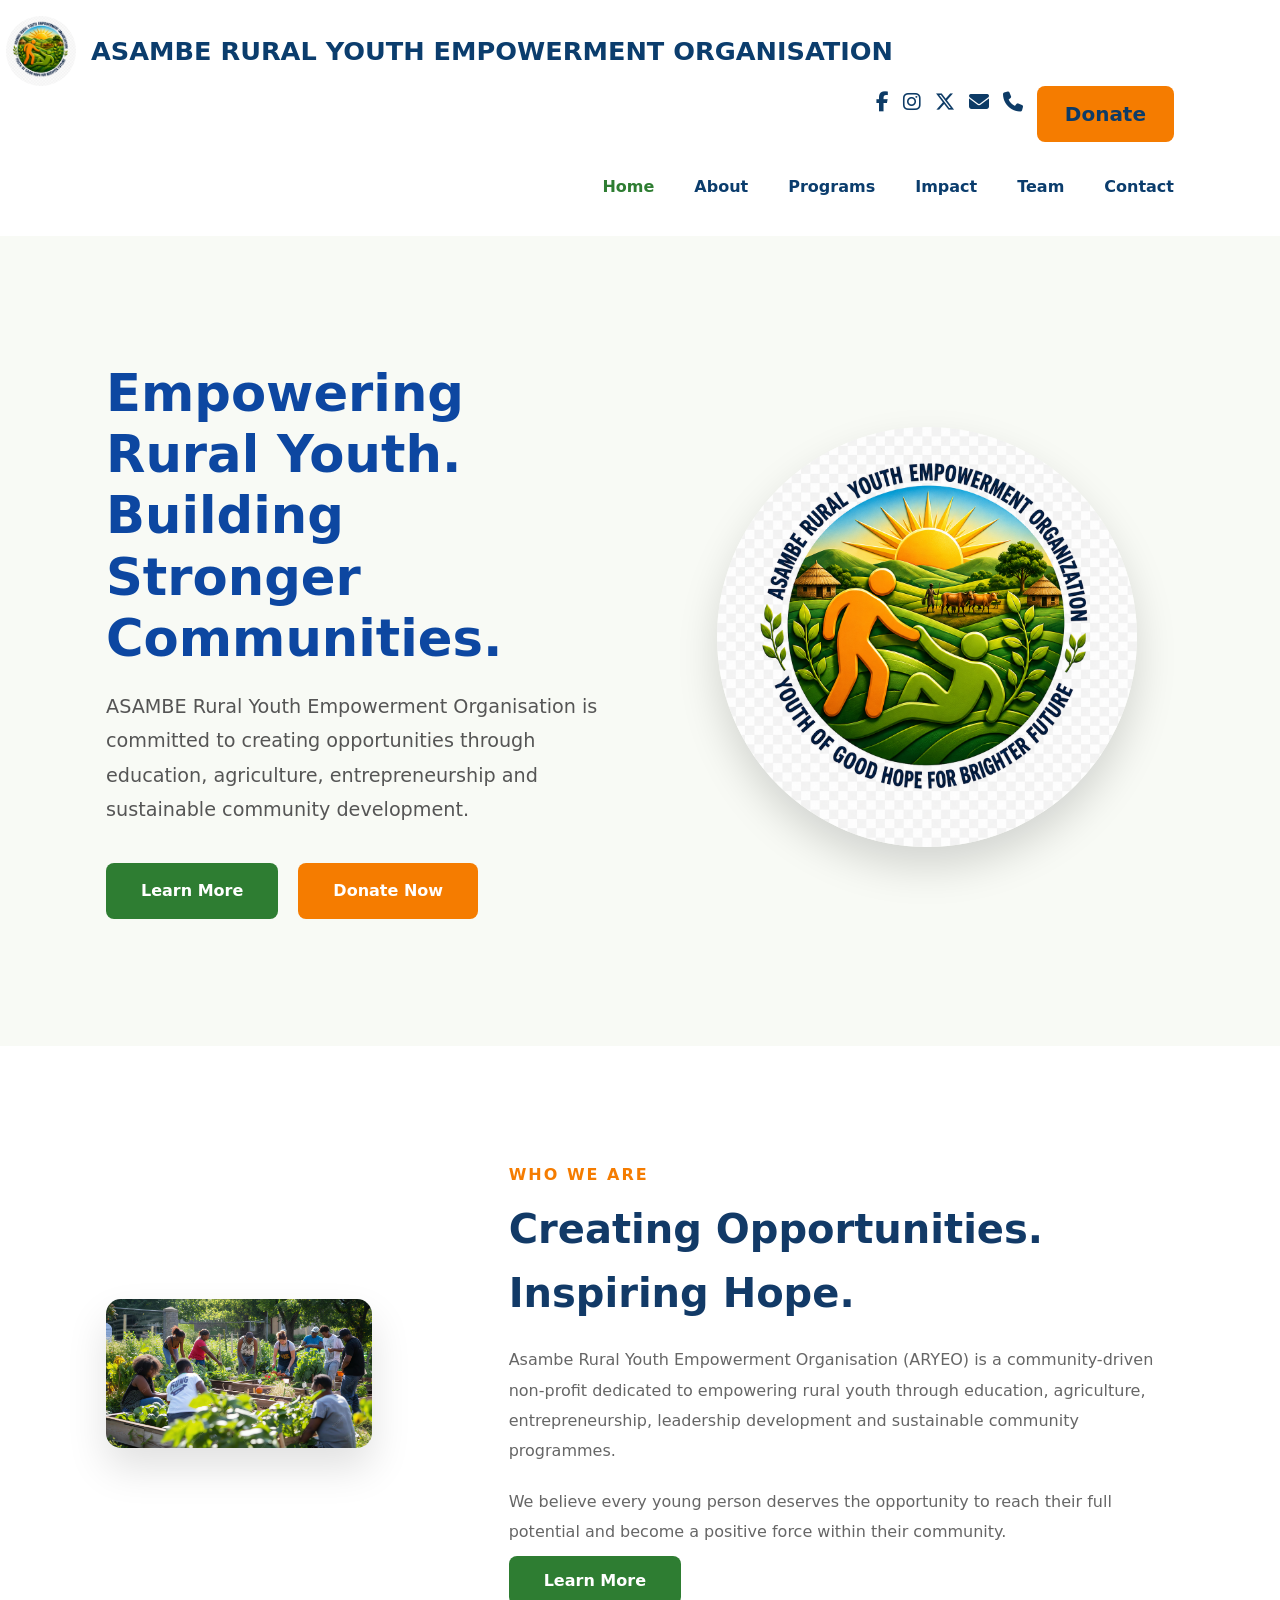
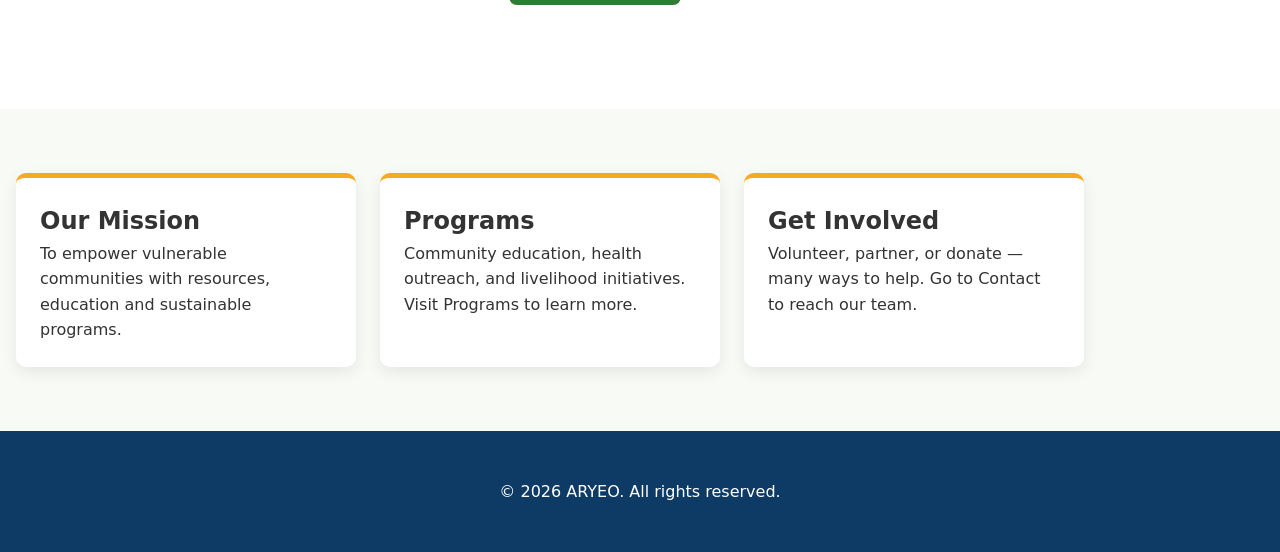
<file: index.html>
﻿<!doctype html>
<html lang="en">
<head>
  <meta charset="utf-8">
  <meta name="viewport" content="width=device-width,initial-scale=1">
  <title>ARYEO — Home</title>
  <link rel="icon" type="image/png" href="images/aryeo-logo.png">
  <meta name="description" content="Your NGO mission, programs and how to get involved.">
  <link rel="stylesheet" href="css/styles.css">
 <link rel="preconnect" href="https://fonts.googleapis.com">

<link rel="preconnect" href="https://fonts.gstatic.com" crossorigin>

<link href="https://fonts.googleapis.com/css2?family=Poppins:wght@300;400;500;600;700;800&display=swap" rel="stylesheet">
</head>
<body>
  <header class="site-header">
    <div class="container">

        <div class="hearder-left">

            <a class="brand" href="index.html">
                <img src="images/aryeo-logo.png" alt="ARYEO Logo">

                <div class="brand-text">
                    <h2>ASAMBE RURAL YOUTH EMPOWERMENT ORGANISATION</h2>
                </div>
            </a>
         <link rel="stylesheet"
href="https://cdnjs.cloudflare.com/ajax/libs/font-awesome/6.7.2/css/all.min.css">
           </a>

            <div class="header-right">

                <div class="social-icons">
                    <a href="https://facebook.com/YourPage" target="_blank">
                        <i class="fab fa-facebook-f"></i>
                    </a>

                    <a href="https://instagram.com/YourPage" target="_blank">
                        <i class="fab fa-instagram"></i>
                    </a>

                    <a href="https://x.com/YourPage" target="_blank">
                        <i class="fab fa-x-twitter"></i>
                    </a>

                    <a href="mailto:info@aryeo.org">
                        <i class="fas fa-envelope"></i>
                    </a>

                    <a href="tel:+27123456789">
                        <i class="fas fa-phone"></i>
                    </a>
            <a class="donate-btn" href="donate.html">
                Donate
            </a>
          <button class="menu-toggle" id="menu-toggle">

            <span></span>
            <span></span>
            <span></span>
        
        </button>

        </div>

 <nav class="main-nav">
    <a href="index.html">Home</a>
    <a href="about.html">About</a>
    <a href="programs.html">Programs</a>
    <a href="impact.html">Impact</a>
    <a href="team.html">Team</a>
    <a href="contact.html">Contact</a>
</nav>

    </div>
</header>

  <main>
    <section class="hero">

    <div class="container hero-content">

        <div class="hero-text">

            <h1>
                Empowering Rural Youth.<br>
                Building Stronger Communities.
            </h1>

            <p>
                ASAMBE Rural Youth Empowerment Organisation is committed to
                creating opportunities through education, agriculture,
                entrepreneurship and sustainable community development.
            </p>

            <div class="hero-buttons">

                <a href="about.html" class="primary">
                    Learn More
                </a>

                <a href="donate.html" class="secondary">
                    Donate Now
                </a>

            </div>

        </div>

        <div class="hero-image">

            <img src="images/aryeo-logo.png" alt="ARYEO Logo">

        </div>

    </div>

</section>
    <section class="about-preview">

    <div class="container about-content">

        <div class="about-image">
            <img src="images/about.jpg" alt="Community Development">
        </div>

        <div class="about-text">

            <h4>WHO WE ARE</h4>

            <h2>
                Creating Opportunities.<br>
                Inspiring Hope.
            </h2>

            <p>
                Asambe Rural Youth Empowerment Organisation (ARYEO) is a
                community-driven non-profit dedicated to empowering rural
                youth through education, agriculture, entrepreneurship,
                leadership development and sustainable community programmes.
            </p>

            <p>
                We believe every young person deserves the opportunity to
                reach their full potential and become a positive force within
                their community.
            </p>

            <a href="about.html" class="primary">
                Learn More
            </a>

        </div>

    </div>

</section>

    <section class="container cards">
      <article>
        <h2>Our Mission</h2>
        <p>To empower vulnerable communities with resources, education and sustainable programs.</p>
      </article>
      <article>
        <h2>Programs</h2>
        <p>Community education, health outreach, and livelihood initiatives. Visit Programs to learn more.</p>
      </article>
      <article>
        <h2>Get Involved</h2>
        <p>Volunteer, partner, or donate — many ways to help. Go to Contact to reach our team.</p>
      </article>
    </section>
  </main>

  <footer class="site-footer">
    <div class="container">
      <p>&copy; <span id="year"></span> ARYEO. All rights reserved.</p>
    </div>
  </footer>

  <script>document.getElementById('year').textContent = new Date().getFullYear();</script>
  <script src="js/script.js"></script>
</body>
</html>
</file>
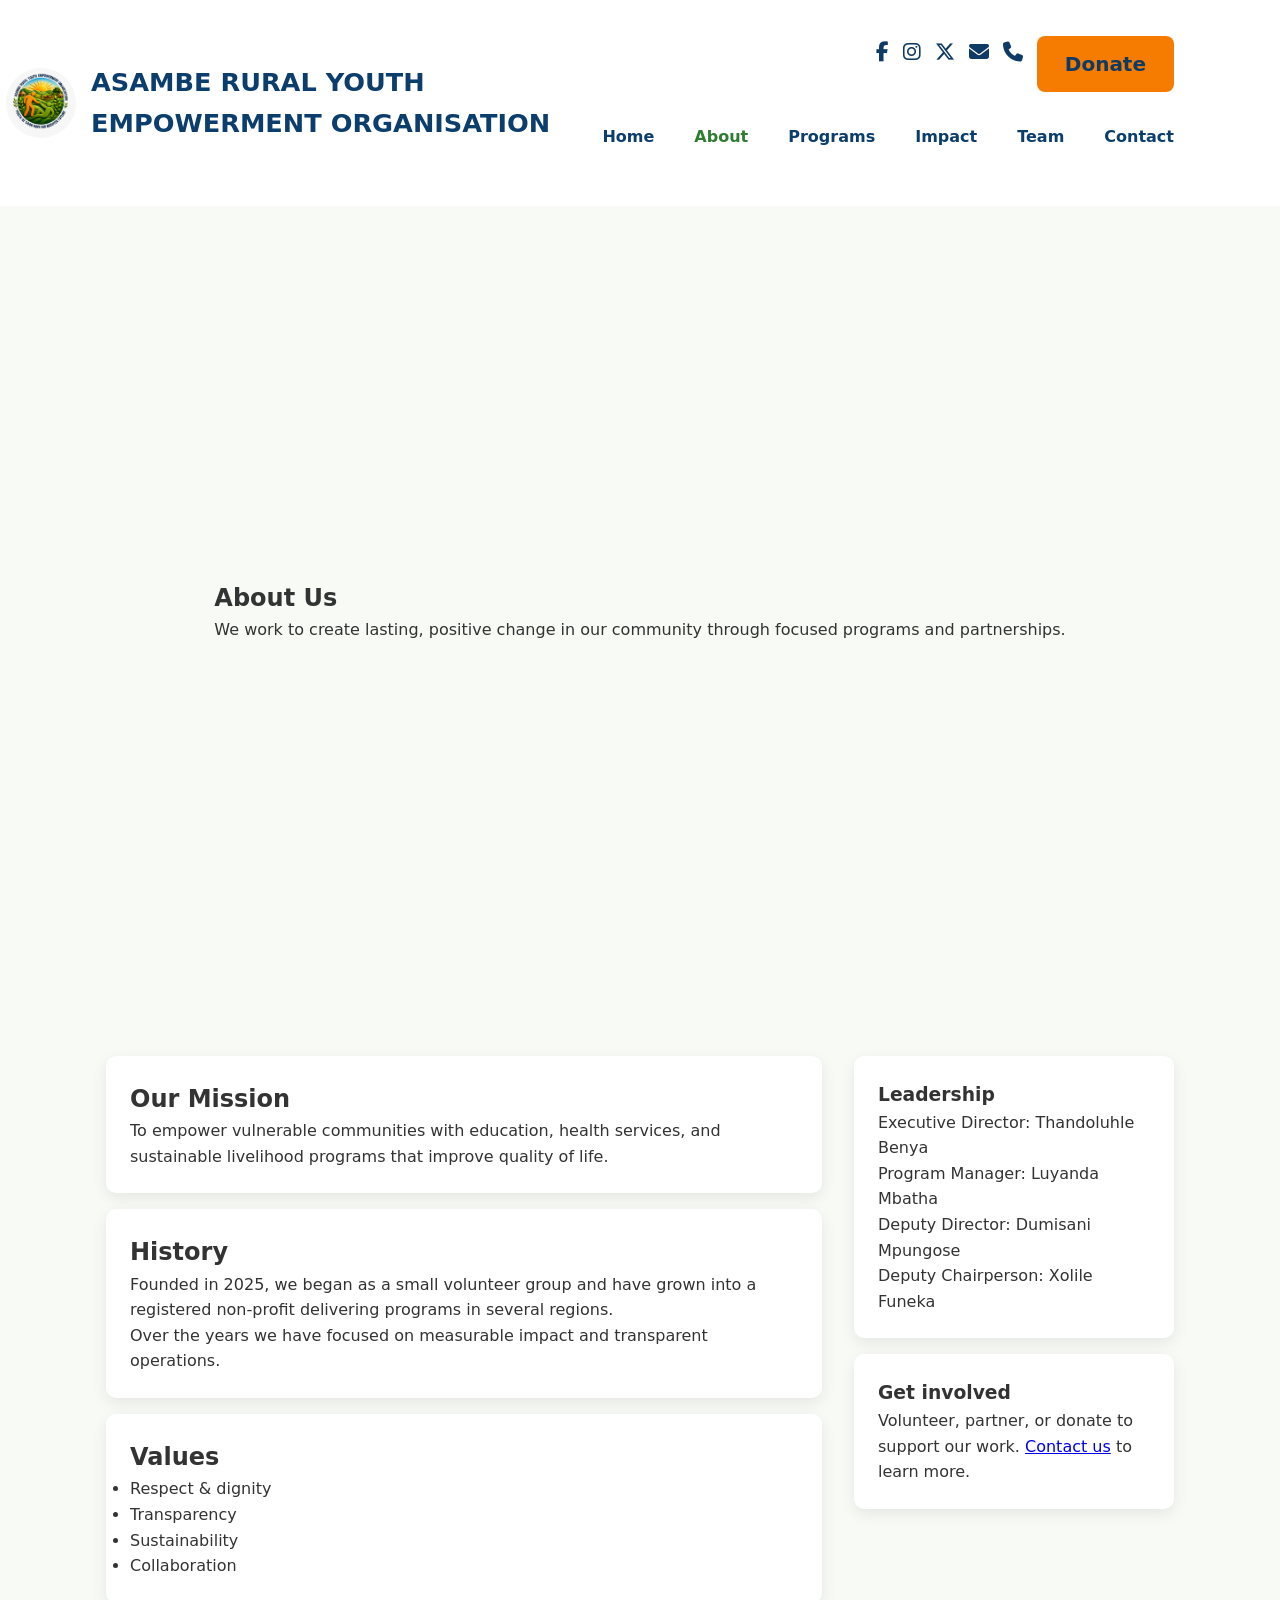
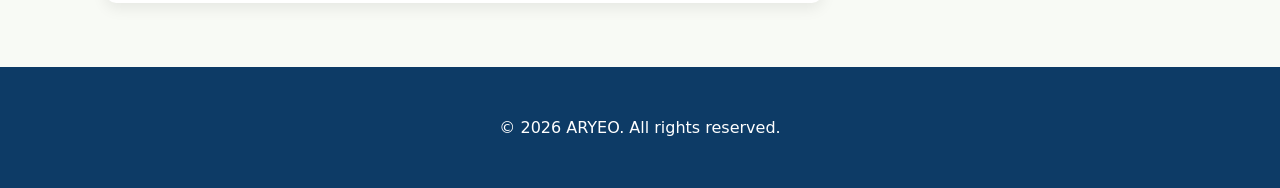
<file: about.html>
<!doctype html>
<html lang="en">
<head>
  <meta charset="utf-8">
  <meta name="viewport" content="width=device-width,initial-scale=1">
  <title>About — ARYEO</title>
  <link rel="icon" type="image/png" href="images/aryeo-logo.png">
  <meta name="description" content="About our NGO, mission, history and team.">
  <link rel="stylesheet" href="css/styles.css">

</head>
<body>
  <header class="site-header">
    <div class="container">

        <div class="top-header">

            <a class="brand" href="index.html">
                <img src="images/aryeo-logo.png" alt="ARYEO Logo">

                <div class="brand-text">
                    <h2>ASAMBE RURAL YOUTH EMPOWERMENT ORGANISATION</h2>
                </div>
            </a>
<link rel="stylesheet"
href="https://cdnjs.cloudflare.com/ajax/libs/font-awesome/6.7.2/css/all.min.css">
           </a>

            <div class="header-right">

                <div class="social-icons">
                    <a href="https://facebook.com/YourPage" target="_blank">
                        <i class="fab fa-facebook-f"></i>
                    </a>

                    <a href="https://instagram.com/YourPage" target="_blank">
                        <i class="fab fa-instagram"></i>
                    </a>

                    <a href="https://x.com/YourPage" target="_blank">
                        <i class="fab fa-x-twitter"></i>
                    </a>

                    <a href="mailto:info@aryeo.org">
                        <i class="fas fa-envelope"></i>
                    </a>

                    <a href="tel:+27123456789">
                        <i class="fas fa-phone"></i>
                    </a>
            <a class="donate-btn" href="donate.html">
                Donate
            </a>

        </div>

<nav class="main-nav">
    <a href="index.html">Home</a>
    <a href="about.html">About</a>
    <a href="programs.html">Programs</a>
    <a href="impact.html">Impact</a>
    <a href="team.html">Team</a>
    <a href="contact.html">Contact</a>
</nav>

    </div>
  </header>

  <main>
    <section class="hero">
      <div class="container">
        <h1>About Us</h1>
        <p class="lede">We work to create lasting, positive change in our community through focused programs and partnerships.</p>
      </div>
    </section>

    <section class="container two-col" style="margin-top:1.5rem">
      <div>
        <article class="card">
          <h2>Our Mission</h2>
          <p>To empower vulnerable communities with education, health services, and sustainable livelihood programs that improve quality of life.</p>
        </article>

        <article class="card" style="margin-top:1rem">
          <h2>History</h2>
          <p>Founded in 2025, we began as a small volunteer group and have grown into a registered non-profit delivering programs in several regions.</p>
          <p>Over the years we have focused on measurable impact and transparent operations.</p>
        </article>

        <article class="card" style="margin-top:1rem">
          <h2>Values</h2>
          <ul>
            <li>Respect & dignity</li>
            <li>Transparency</li>
            <li>Sustainability</li>
            <li>Collaboration</li>
          </ul>
        </article>
      </div>

      <aside>
        <div class="card">
          <h3>Leadership</h3>
          <p>Executive Director: Thandoluhle Benya</p>
          <p>Program Manager: Luyanda Mbatha</p>
          <p>Deputy Director: Dumisani Mpungose</p>
          <p>Deputy Chairperson: Xolile Funeka</p>
        </div>

        <div class="card" style="margin-top:1rem">
          <h3>Get involved</h3>
          <p>Volunteer, partner, or donate to support our work. <a href="contact.html">Contact us</a> to learn more.</p>
        </div>
      </aside>
    </section>
  </main>

  <footer class="site-footer">
    <div class="container">
      <p>&copy; <span id="year"></span> ARYEO. All rights reserved.</p>
    </div>
  </footer>

  <script>document.getElementById('year').textContent = new Date().getFullYear();</script>
  <script src="js/script.js"></script>
</body>
</html>
</file>
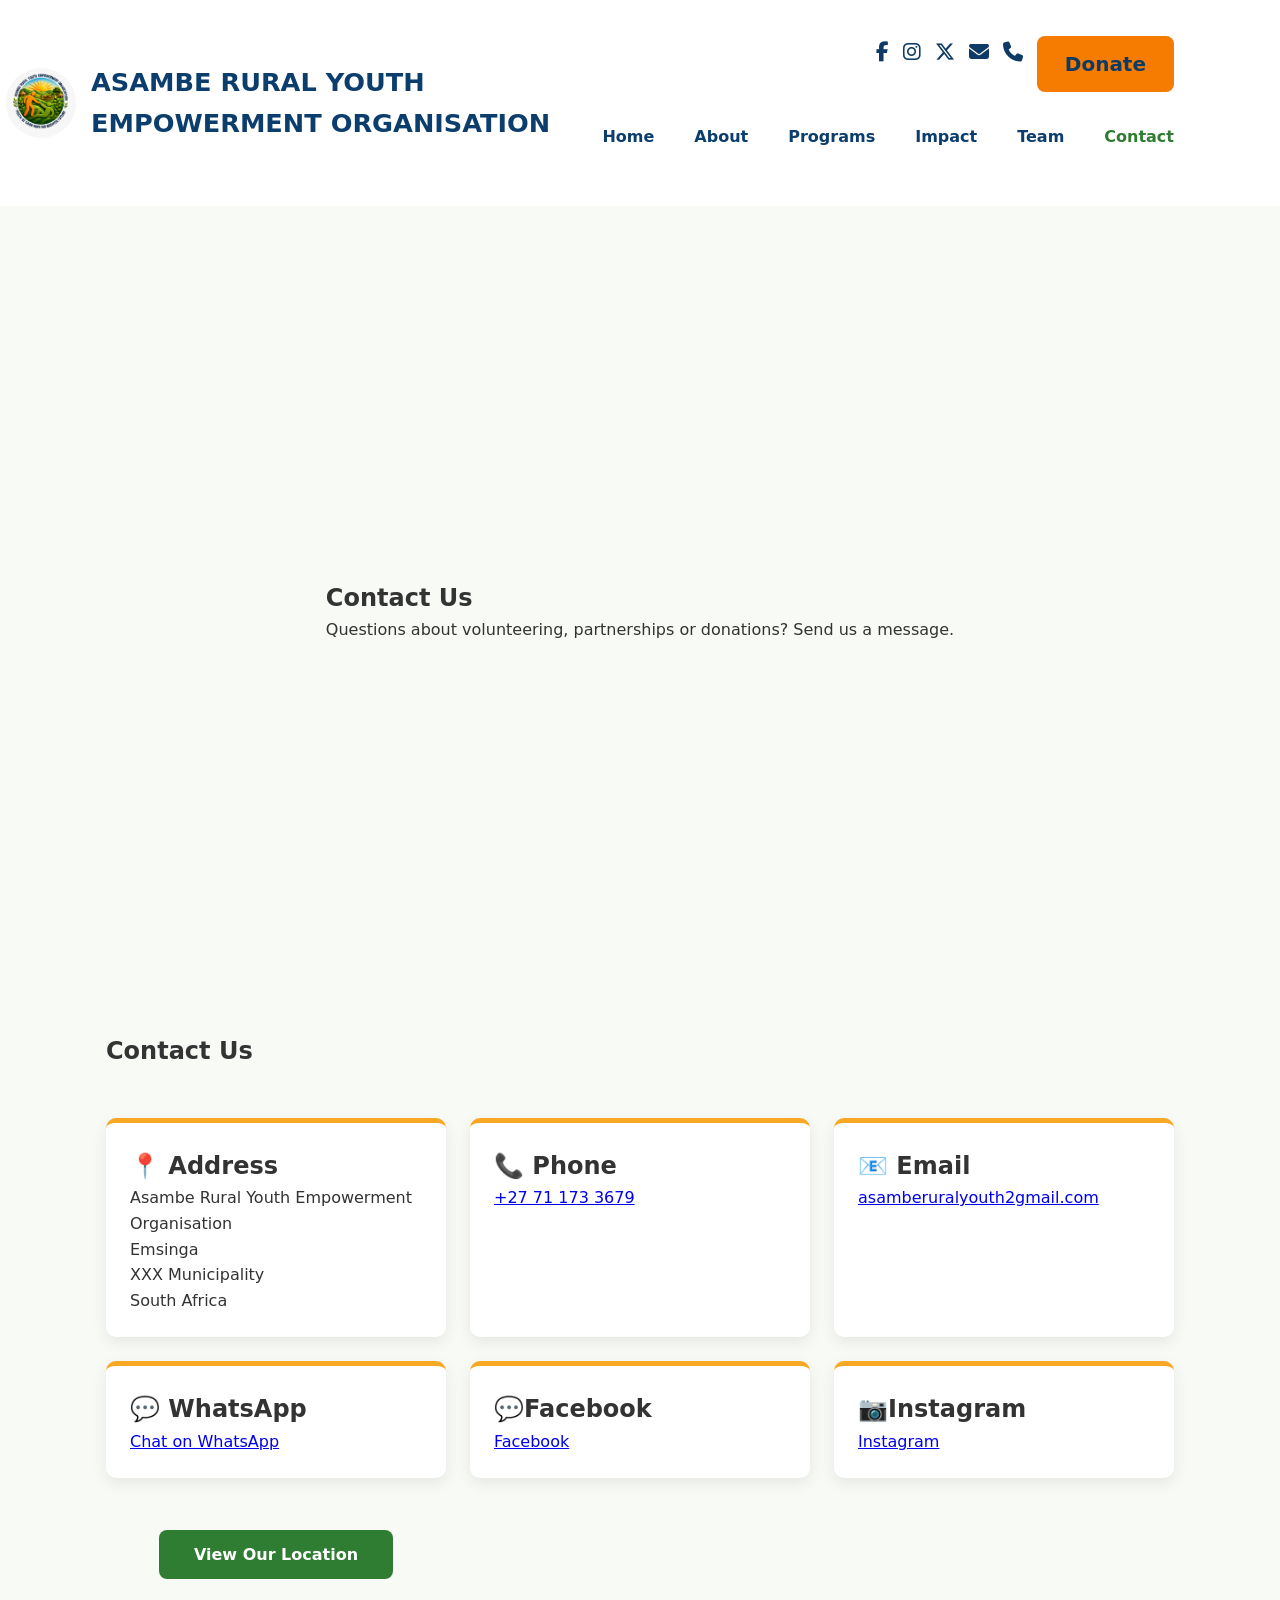
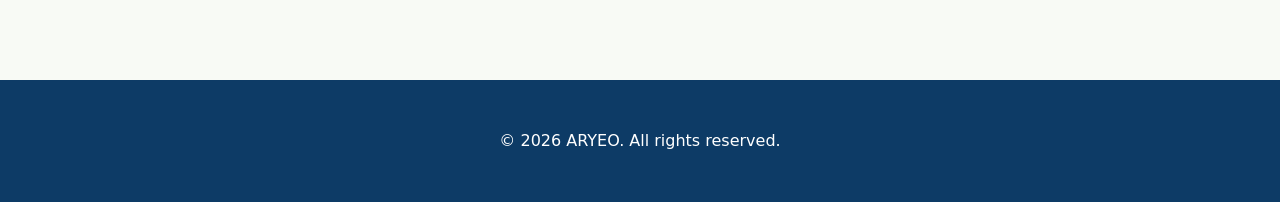
<file: contact.html>
<!doctype html>
<html lang="en">
<head>
  <meta charset="utf-8">
  <meta name="viewport" content="width=device-width,initial-scale=1">
  <title>Contact — ARYEO</title>
  <link rel="icon" type="image/png" href="images/aryeo-logo.png">
  <meta name="description" content="Contact the NGO for volunteering, partnerships and media inquiries.">
  <link rel="stylesheet" href="css/styles.css">
</head>
<body>
  <header class="site-header">
    <div class="container">

        <div class="top-header">

            <a class="brand" href="index.html">
                <img src="images/aryeo-logo.png" alt="ARYEO Logo">

                <div class="brand-text">
                    <h2>ASAMBE RURAL YOUTH EMPOWERMENT ORGANISATION</h2>
                </div>
            </a>
<link rel="stylesheet"
href="https://cdnjs.cloudflare.com/ajax/libs/font-awesome/6.7.2/css/all.min.css">
           </a>

            <div class="header-right">

                <div class="social-icons">
                    <a href="https://www.facebook.com/profile.php?id=61579292137506" target="_blank">
                        <i class="fab fa-facebook-f"></i>
                    </a>

                    <a href="https://instagram.com/YourPage" target="_blank">
                        <i class="fab fa-instagram"></i>
                    </a>

                    <a href="https://x.com/YourPage" target="_blank">
                        <i class="fab fa-x-twitter"></i>
                    </a>

                    <a href="mailto:asamberuralyouth@gmail.com">
                        <i class="fas fa-envelope"></i>
                    </a>

                    <a href="tel:+2771 173 3679">
                        <i class="fas fa-phone"></i>
                    </a>
            <a class="donate-btn" href="donate.html">
                Donate
            </a>

        </div>

<nav class="main-nav">
    <a href="index.html">Home</a>
    <a href="about.html">About</a>
    <a href="programs.html">Programs</a>
    <a href="impact.html">Impact</a>
    <a href="team.html">Team</a>
    <a href="contact.html">Contact</a>
</nav>

    </div>
  </header>

  <main>
    <section class="hero">
      <div class="container">
        <h1>Contact Us</h1>
        <p class="lede">Questions about volunteering, partnerships or donations? Send us a message.</p>
      </div>
    </section>

    <section class="container">

    <h1>Contact Us</h1>

    <div class="cards">

        <article class="card">

            <h2>📍 Address</h2>
            <p>
                Asambe Rural Youth Empowerment Organisation<br>
                Emsinga<br>
                XXX Municipality<br>
                South Africa
            </p>

        </article>

        <article class="card">

            <h2>📞 Phone</h2>
           <a href="tel:+27656292594">+27 71 173 3679</a>

        </article>

        <article class="card">

            <h2>📧 Email</h2>
            <a href="mailto:asamberuralyouth@gmail.com">asamberuralyouth2gmail.com</a>

        </article>

        <article class="card">

            <h2>💬 WhatsApp</h2>
            <a href="https://chat.whatsapp.com/HmwR9hxmnLUAOFLbg3PyPj" target="_blank">
    Chat on WhatsApp
</a>

        </article>

        <article class="card">
             <h2>💬Facebook</h2>
            <a href="https://www.facebook.com/profile.php?id=61579292137506" target="_blank">
    Facebook
</a>

        </article>

        <article class="card">
            <h2>📷Instagram</h2>
            <a href="https://instagram.com/bonele.h" target="_blank">
    Instagram
</a>

        </article>
      <div style="text-align:center;margin-top:40px;">

    <a href="https://maps.google.com"
       target="_blank"
       class="primary">

        View Our Location

    </a>

</div>

    </div>

</section>
  </main>

  <footer class="site-footer">
    <div class="container">
      <p>&copy; <span id="year"></span> ARYEO. All rights reserved.</p>
    </div>
  </footer>

  <script>document.getElementById('year').textContent = new Date().getFullYear();</script>
  <script src="js/script.js"></script>
  
</body>
</html>
</file>
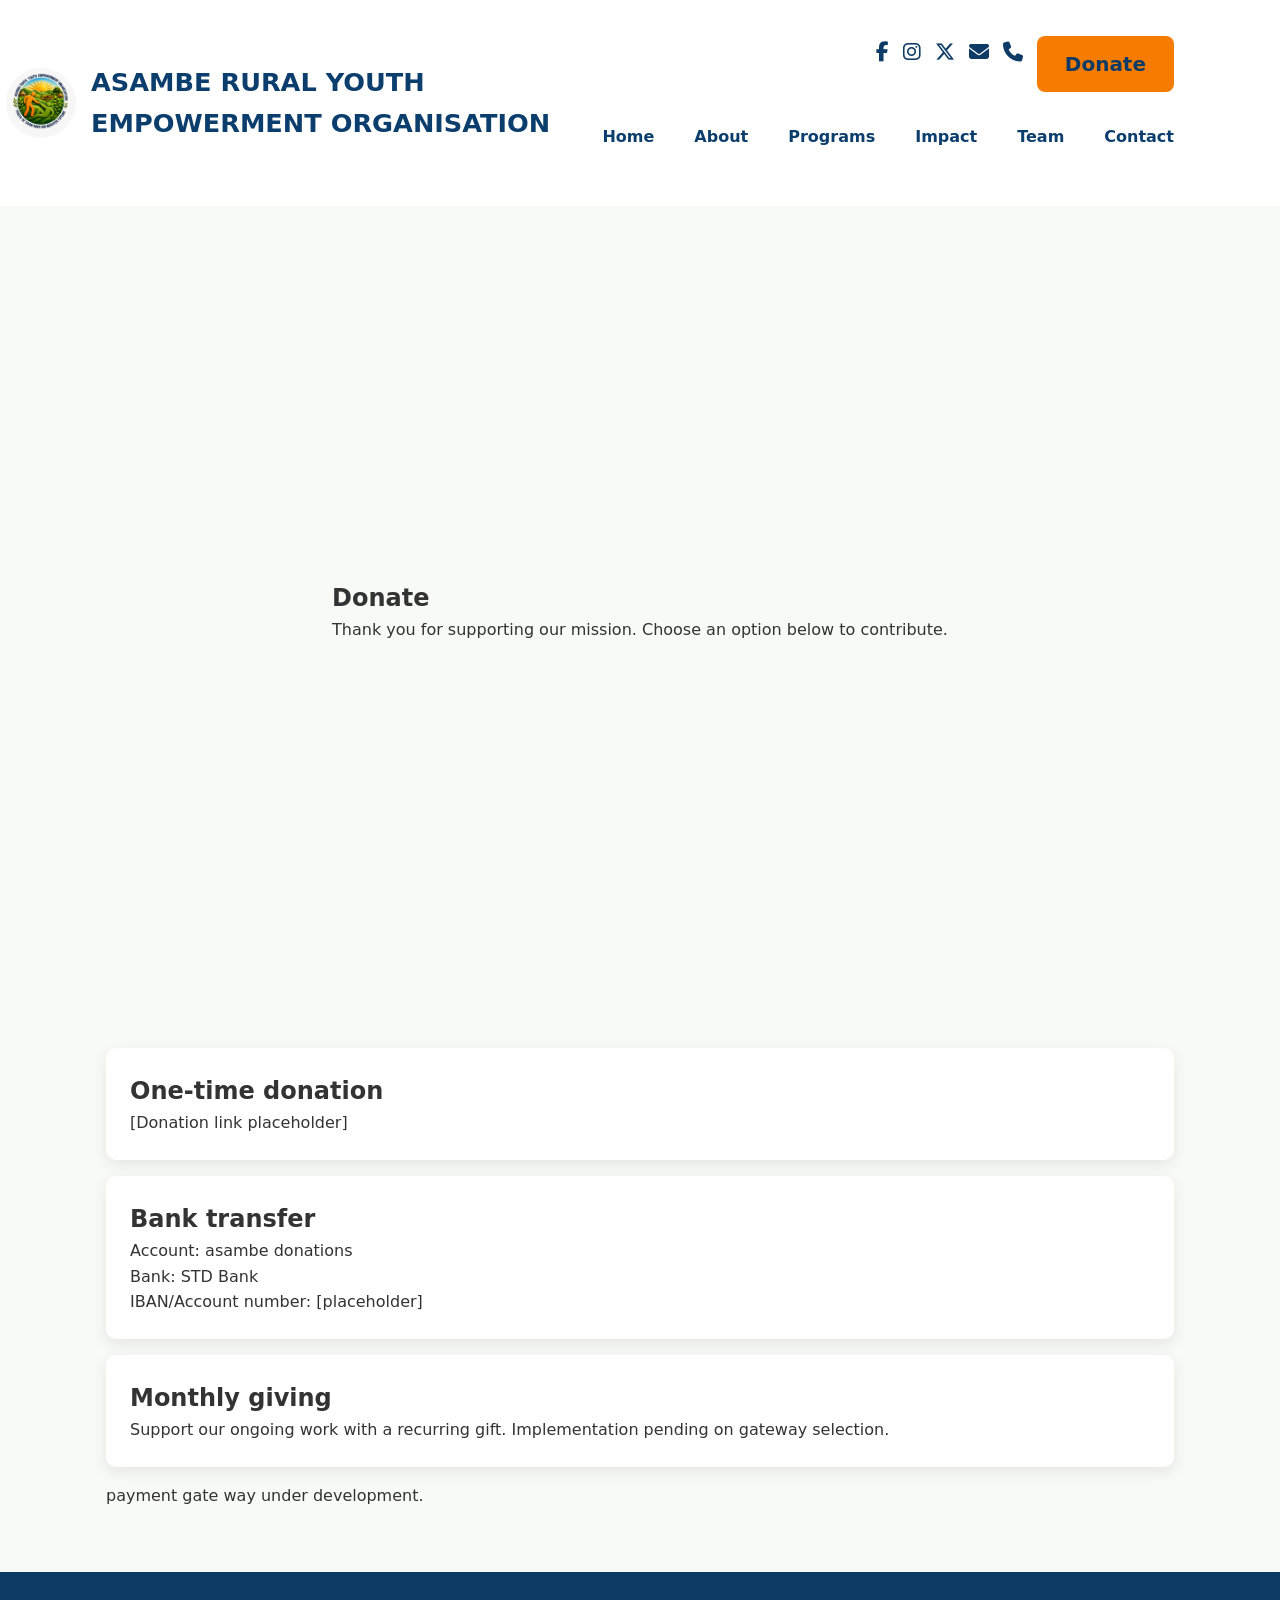
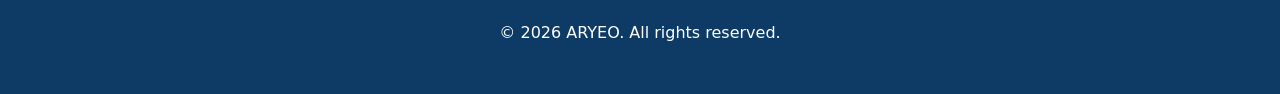
<file: donate.html>
<!doctype html>
<html lang="en">
<head>
  <meta charset="utf-8">
  <meta name="viewport" content="width=device-width,initial-scale=1">
  <title>Donate — ARYEO</title>
  <link rel="icon" type="image/png" href="images/aryeo-logo.png">
  <meta name="description" content="Support our work by donating.">
  <link rel="stylesheet" href="css/styles.css">
</head>
<body>
  <header class="site-header">
    <div class="container">

        <div class="top-header">

            <a class="brand" href="index.html">
                <img src="images/aryeo-logo.png" alt="ARYEO Logo">

                <div class="brand-text">
                    <h2>ASAMBE RURAL YOUTH EMPOWERMENT ORGANISATION</h2>
                </div>
            </a>
          <link rel="stylesheet"
href="https://cdnjs.cloudflare.com/ajax/libs/font-awesome/6.7.2/css/all.min.css">
           </a>

            <div class="header-right">

                <div class="social-icons">
                    <a href="https://facebook.com/YourPage" target="_blank">
                        <i class="fab fa-facebook-f"></i>
                    </a>

                    <a href="https://instagram.com/YourPage" target="_blank">
                        <i class="fab fa-instagram"></i>
                    </a>

                    <a href="https://x.com/YourPage" target="_blank">
                        <i class="fab fa-x-twitter"></i>
                    </a>

                    <a href="mailto:info@aryeo.org">
                        <i class="fas fa-envelope"></i>
                    </a>

                    <a href="tel:+27123456789">
                        <i class="fas fa-phone"></i>
                    </a>
            <a class="donate-btn" href="donate.html">
                Donate
            </a>

        </div>

<nav class="main-nav">
    <a href="index.html">Home</a>
    <a href="about.html">About</a>
    <a href="programs.html">Programs</a>
    <a href="impact.html">Impact</a>
    <a href="team.html">Team</a>
    <a href="contact.html">Contact</a>
</nav>

    </div>
  </header>

  <main>
    <section class="hero">
      <div class="container">
        <h1>Donate</h1>
        <p class="lede">Thank you for supporting our mission. Choose an option below to contribute.</p>
      </div>
    </section>

    <section class="container" style="margin-top:1rem">
      <div class="card">
        <h2>One-time donation</h2>
        <p>[Donation link placeholder]</p>
      </div>

      <div class="card" style="margin-top:1rem">
        <h2>Bank transfer</h2>
        <p>Account: asambe donations <br>Bank: STD Bank <br>IBAN/Account number: [placeholder]</p>
      </div>

      <div class="card" style="margin-top:1rem">
        <h2>Monthly giving</h2>
        <p>Support our ongoing work with a recurring gift. Implementation pending on gateway selection.</p>
      </div>

      <p style="margin-top:1rem">payment gate way under development.</p>
    </section>
  </main>

  <footer class="site-footer">
    <div class="container">
      <p>&copy; <span id="year"></span> ARYEO. All rights reserved.</p>
    </div>
  </footer>

  <script>document.getElementById('year').textContent = new Date().getFullYear();</script>
  <script src="js/script.js"></script>
</body>
</html>
</file>
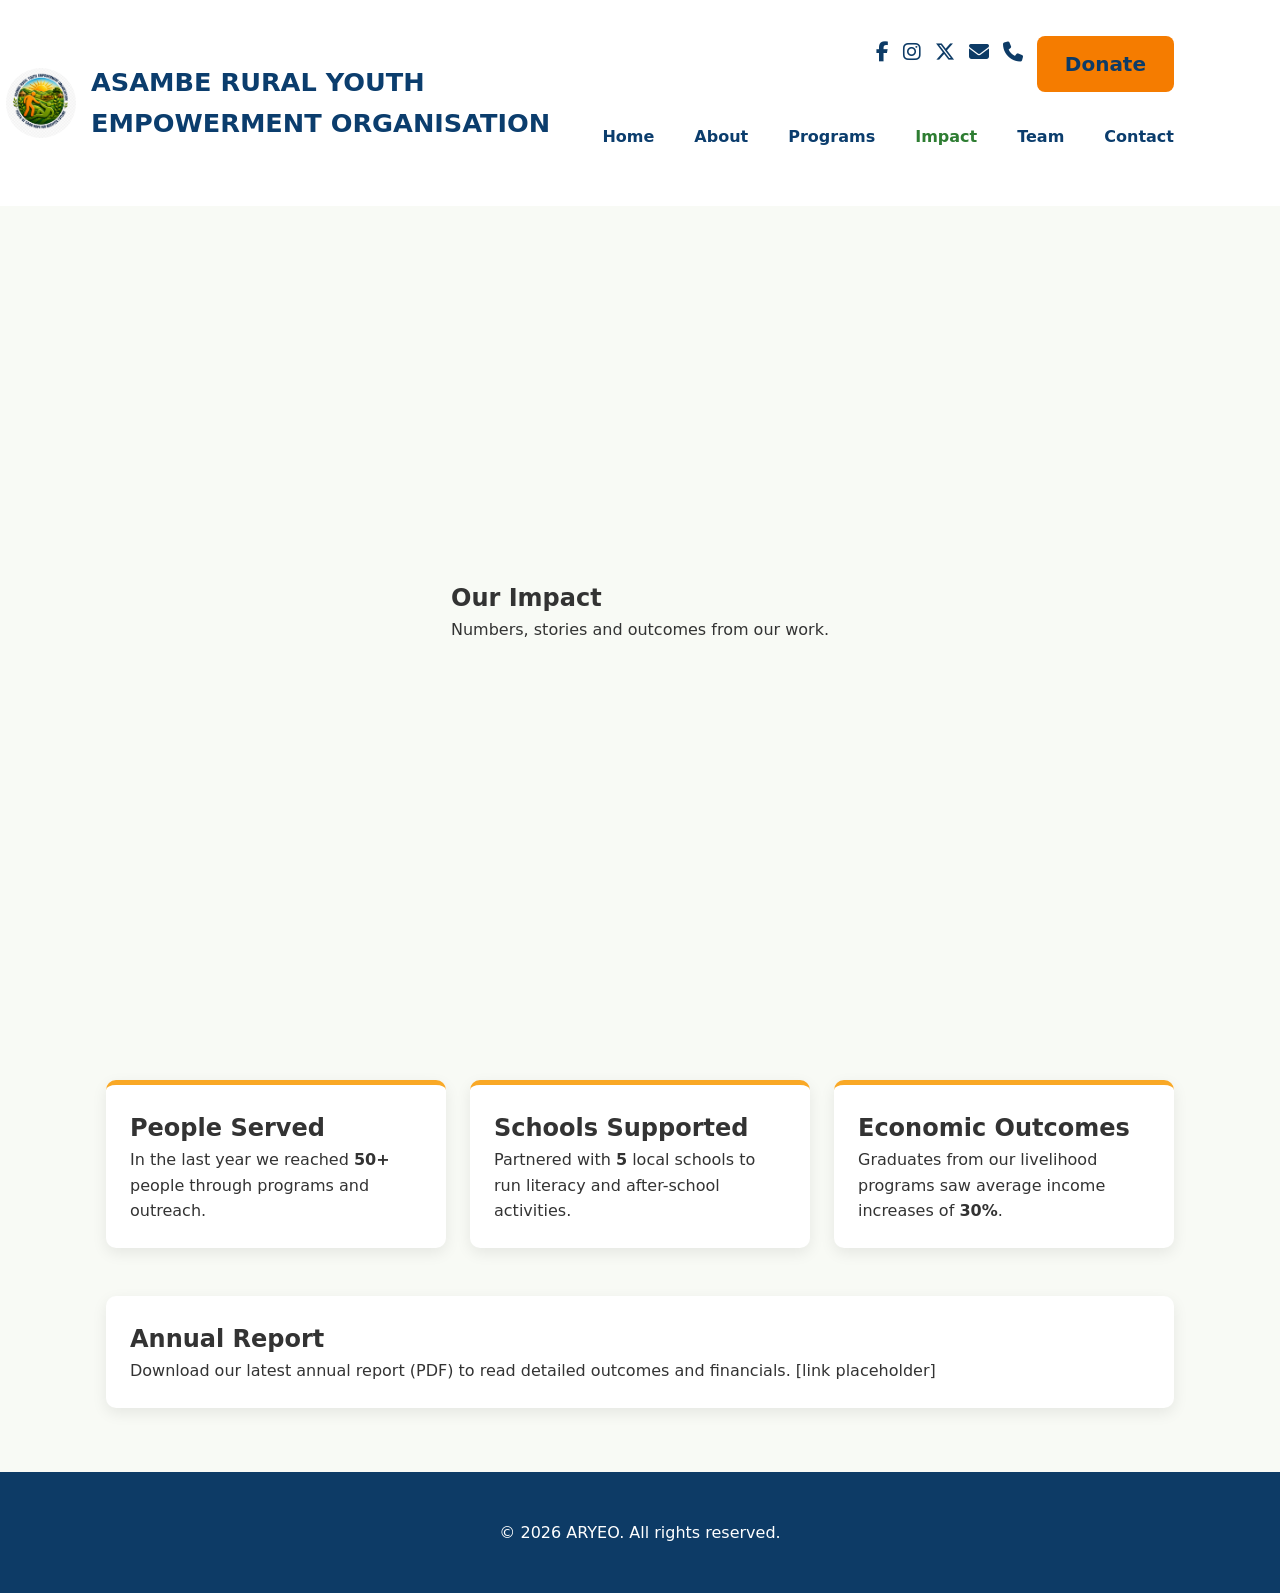
<file: impact.html>
<!doctype html>
<html lang="en">
<head>
  <meta charset="utf-8">
  <meta name="viewport" content="width=device-width,initial-scale=1">
  <title>Impact — ARYEO</title>
  <link rel="icon" type="image/png" href="images/aryeo-logo.png">
  <meta name="description" content="Our impact and results, reports and stories.">
  <link rel="stylesheet" href="css/styles.css">
</head>
<body>
  <header class="site-header">
<div class="container">

        <div class="top-header">

            <a class="brand" href="index.html">
                <img src="images/aryeo-logo.png" alt="ARYEO Logo">

                <div class="brand-text">
                    <h2>ASAMBE RURAL YOUTH EMPOWERMENT ORGANISATION</h2>
                </div>
            </a>
          <link rel="stylesheet"
href="https://cdnjs.cloudflare.com/ajax/libs/font-awesome/6.7.2/css/all.min.css">
           </a>

            <div class="header-right">

                <div class="social-icons">
                    <a href="https://facebook.com/YourPage" target="_blank">
                        <i class="fab fa-facebook-f"></i>
                    </a>

                    <a href="https://instagram.com/YourPage" target="_blank">
                        <i class="fab fa-instagram"></i>
                    </a>

                    <a href="https://x.com/YourPage" target="_blank">
                        <i class="fab fa-x-twitter"></i>
                    </a>

                    <a href="mailto:info@aryeo.org">
                        <i class="fas fa-envelope"></i>
                    </a>

                    <a href="tel:+27123456789">
                        <i class="fas fa-phone"></i>
                    </a>
            <a class="donate-btn" href="donate.html">
                Donate
            </a>

        </div>

<nav class="main-nav">
    <a href="index.html">Home</a>
    <a href="about.html">About</a>
    <a href="programs.html">Programs</a>
    <a href="impact.html">Impact</a>
    <a href="team.html">Team</a>
    <a href="contact.html">Contact</a>
</nav>

    </div>
  </header>

  <main>
    <section class="hero">
      <div class="container">
        <h1>Our Impact</h1>
        <p class="lede">Numbers, stories and outcomes from our work.</p>
      </div>
    </section>

    <section class="container">
      <div class="cards">
        <article>
          <h2>People Served</h2>
          <p>In the last year we reached <strong>50+</strong> people through programs and outreach.</p>
        </article>
        <article>
          <h2>Schools Supported</h2>
          <p>Partnered with <strong>5</strong> local schools to run literacy and after-school activities.</p>
        </article>
        <article>
          <h2>Economic Outcomes</h2>
          <p>Graduates from our livelihood programs saw average income increases of <strong>30%</strong>.</p>
        </article>
      </div>

      <article class="card" style="margin-top:1rem">
        <h2>Annual Report</h2>
        <p>Download our latest annual report (PDF) to read detailed outcomes and financials. [link placeholder]</p>
      </article>
    </section>
  </main>

  <footer class="site-footer">
    <div class="container">
      <p>&copy; <span id="year"></span> ARYEO. All rights reserved.</p>
    </div>
  </footer>

  <script>document.getElementById('year').textContent = new Date().getFullYear();</script>
  <script src="js/script.js"></script>
</body>
</html>
</file>
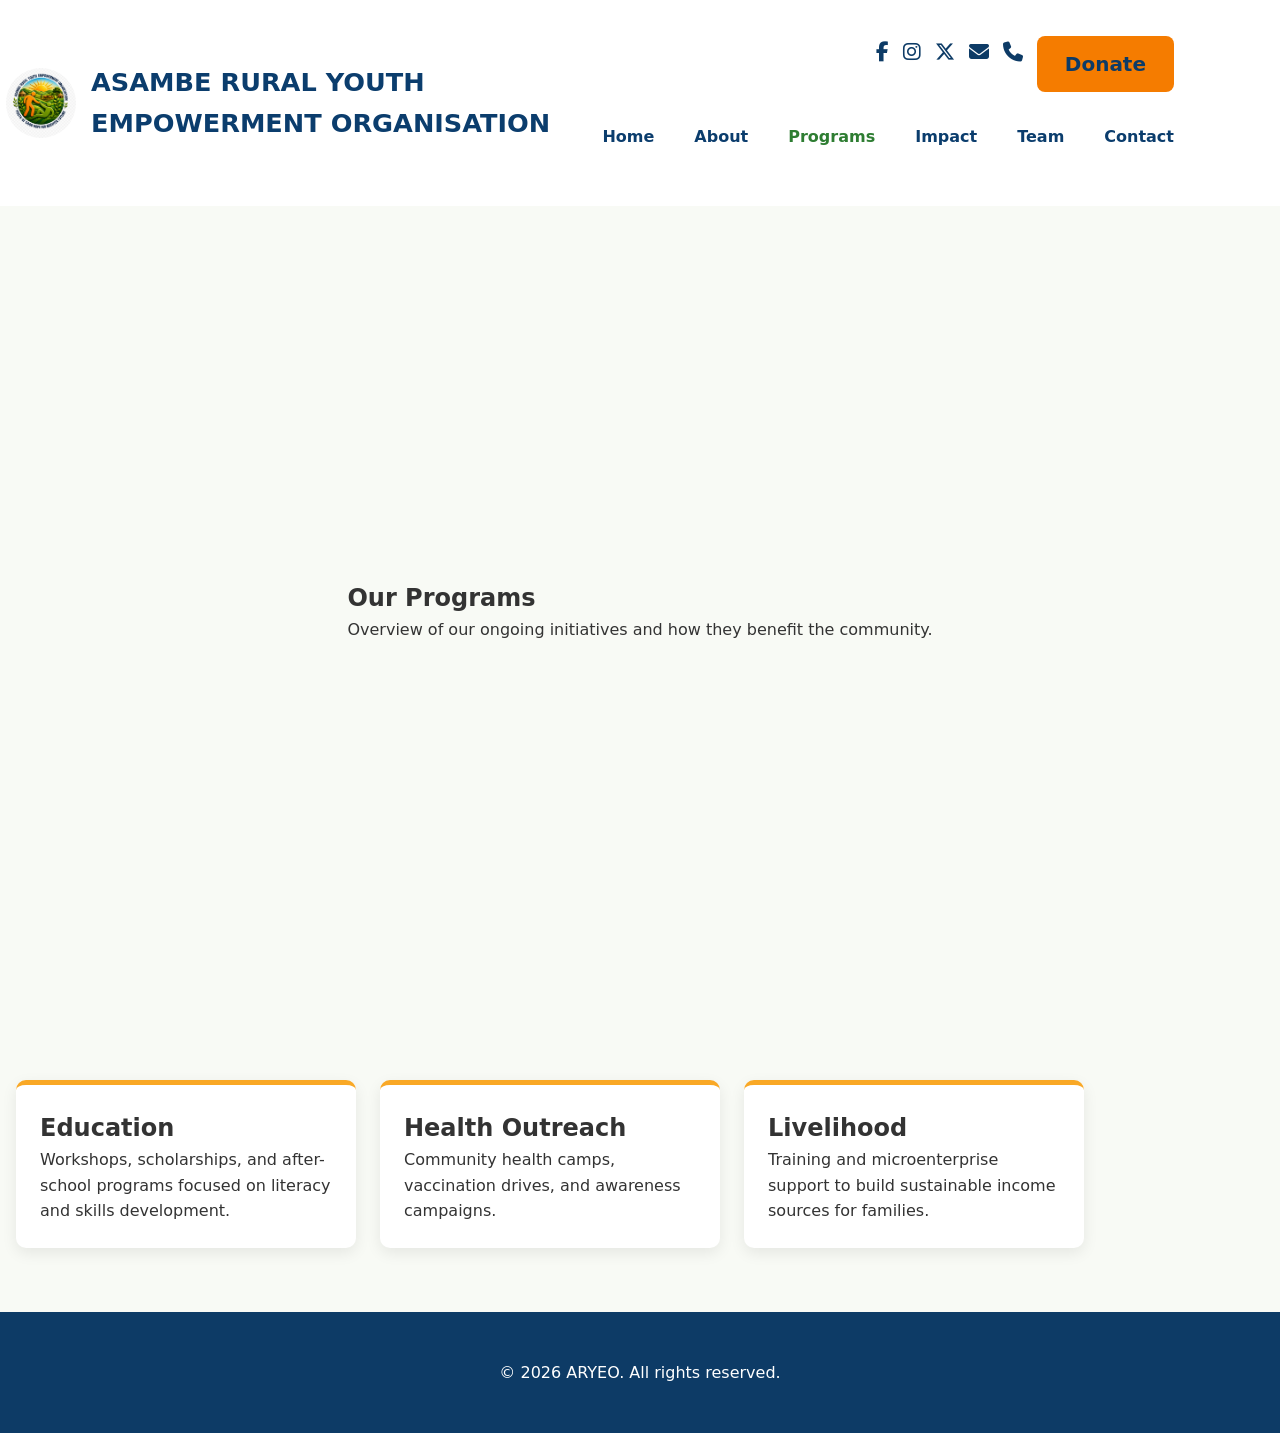
<file: programs.html>
<!doctype html>
<html lang="en">
<head>
  <meta charset="utf-8">
  <meta name="viewport" content="width=device-width,initial-scale=1">
  <title>Programs — ARYEO</title>
  <link rel="icon" type="image/png" href="images/aryeo-logo.png">
  <meta name="description" content="Programs and initiatives run by our NGO.">
  <link rel="stylesheet" href="css/styles.css">
</head>
<body>
  <header class="site-header">
    <div class="container">

        <div class="top-header">

            <a class="brand" href="index.html">
                <img src="images/aryeo-logo.png" alt="ARYEO Logo">

                <div class="brand-text">
                    <h2>ASAMBE RURAL YOUTH EMPOWERMENT ORGANISATION</h2>
                </div>
            </a>
              <link rel="stylesheet"
href="https://cdnjs.cloudflare.com/ajax/libs/font-awesome/6.7.2/css/all.min.css">
           </a>

            <div class="header-right">

                <div class="social-icons">
                    <a href="https://facebook.com/YourPage" target="_blank">
                        <i class="fab fa-facebook-f"></i>
                    </a>

                    <a href="https://instagram.com/YourPage" target="_blank">
                        <i class="fab fa-instagram"></i>
                    </a>

                    <a href="https://x.com/YourPage" target="_blank">
                        <i class="fab fa-x-twitter"></i>
                    </a>

                    <a href="mailto:info@aryeo.org">
                        <i class="fas fa-envelope"></i>
                    </a>

                    <a href="tel:+27123456789">
                        <i class="fas fa-phone"></i>
                    </a>
            <a class="donate-btn" href="donate.html">
                Donate
            </a>

        </div>

<nav class="main-nav">
    <a href="index.html">Home</a>
    <a href="about.html">About</a>
    <a href="programs.html">Programs</a>
    <a href="impact.html">Impact</a>
    <a href="team.html">Team</a>
    <a href="contact.html">Contact</a>
</nav>

    </div>
  </header>

  <main>
    <section class="hero">
      <div class="container">
        <h1>Our Programs</h1>
        <p class="lede">Overview of our ongoing initiatives and how they benefit the community.</p>
      </div>
    </section>

    <section class="container cards">
      <article>
        <h2>Education</h2>
        <p>Workshops, scholarships, and after-school programs focused on literacy and skills development.</p>
      </article>
      <article>
        <h2>Health Outreach</h2>
        <p>Community health camps, vaccination drives, and awareness campaigns.</p>
      </article>
      <article>
        <h2>Livelihood</h2>
        <p>Training and microenterprise support to build sustainable income sources for families.</p>
      </article>
    </section>
  </main>

  <footer class="site-footer">
    <div class="container">
      <p>&copy; <span id="year"></span> ARYEO. All rights reserved.</p>
    </div>
  </footer>

  <script>document.getElementById('year').textContent = new Date().getFullYear();</script>
  <script src="js/script.js"></script>
</body>
</html>
</file>
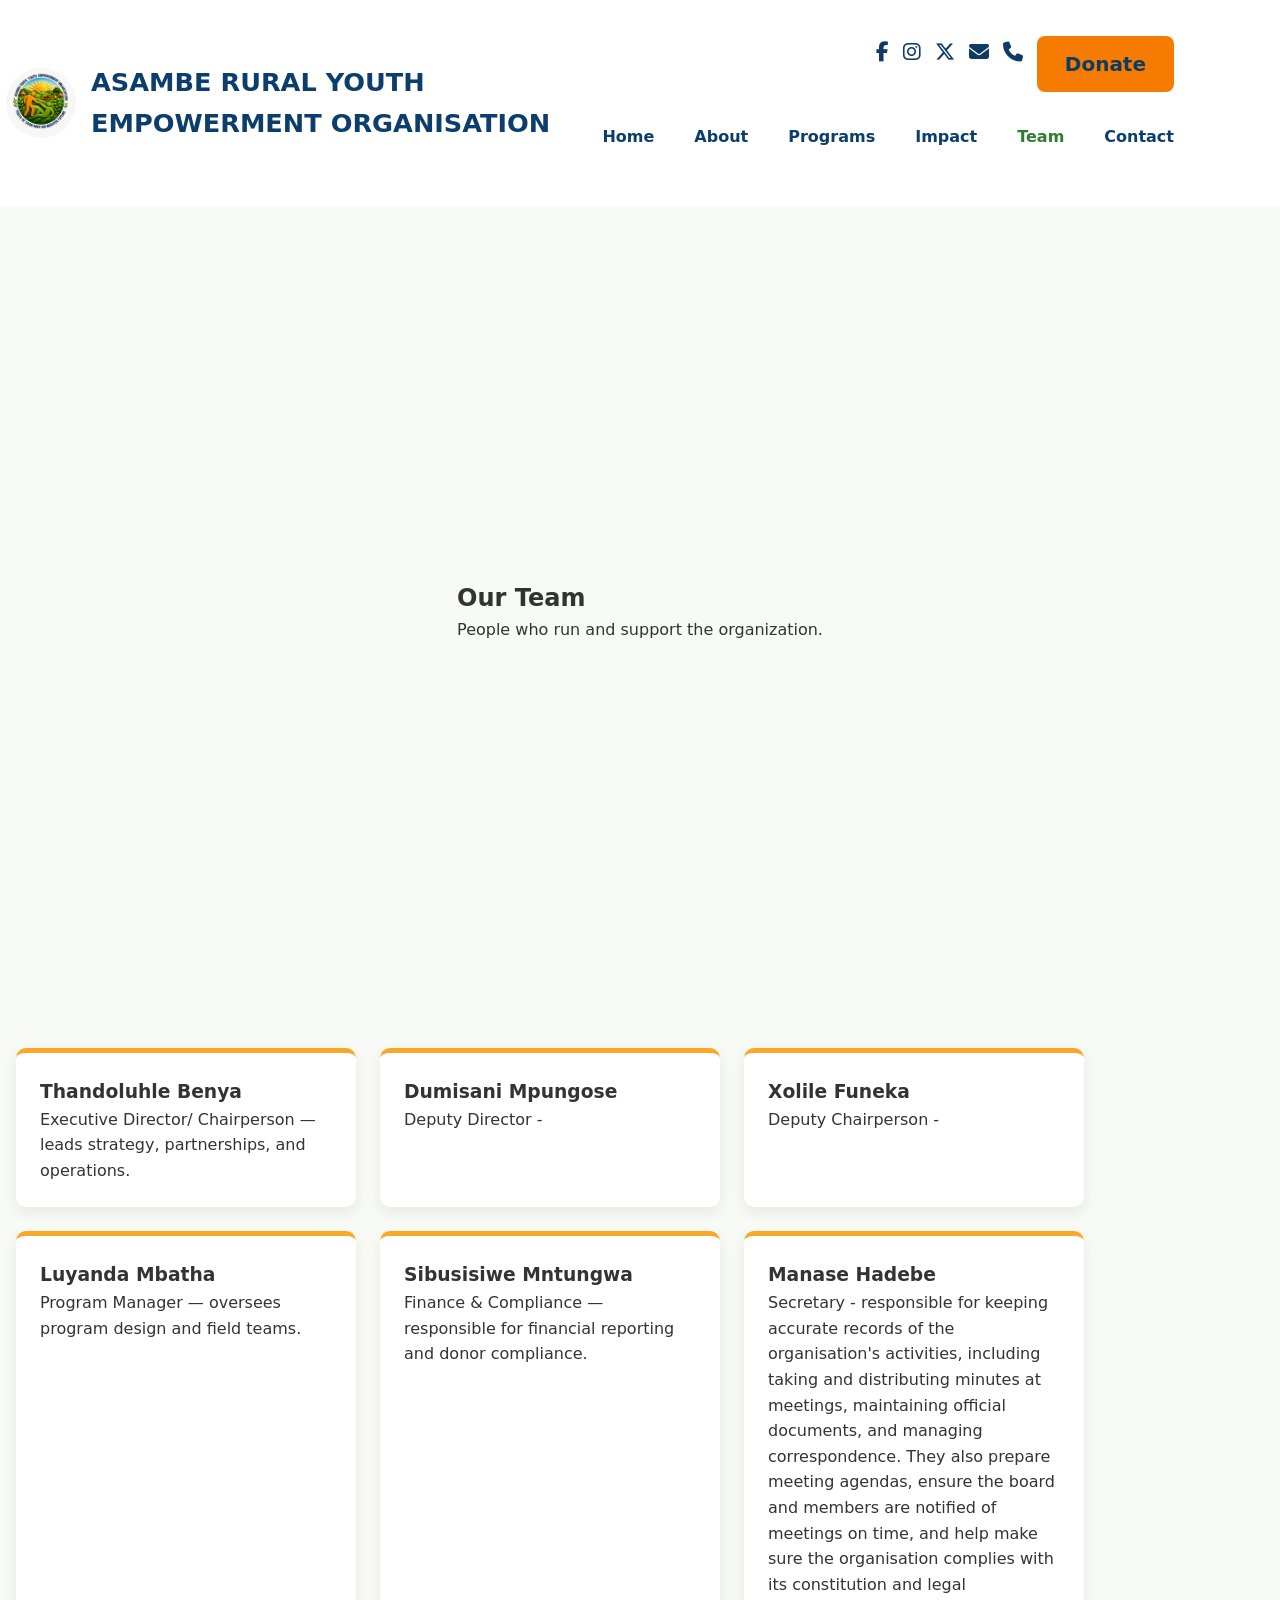
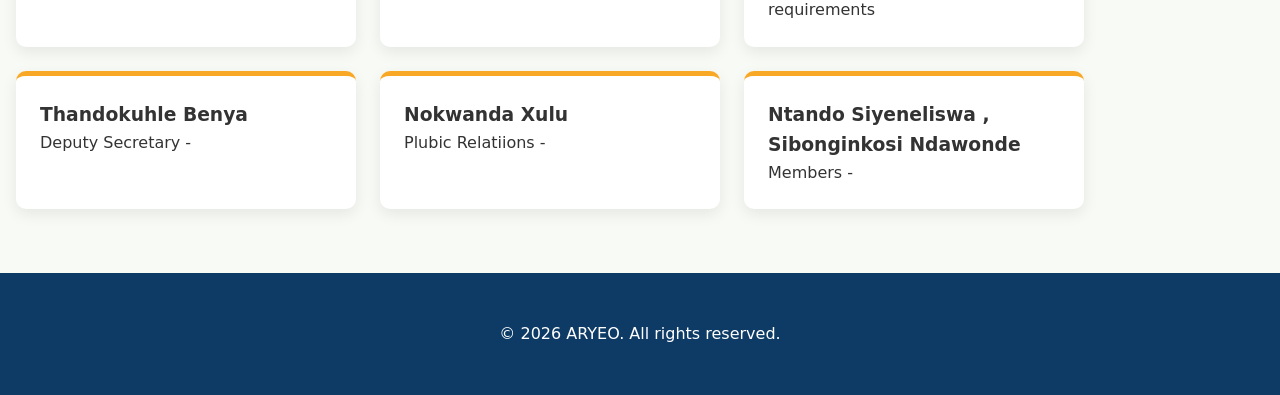
<file: team.html>
<!doctype html>
<html lang="en">
<head>
  <meta charset="utf-8">
  <meta name="viewport" content="width=device-width,initial-scale=1">
  <title>Team — ARYEO</title>
  <link rel="icon" type="image/png" href="images/aryeo-logo.png">
  <meta name="description" content="Meet the team behind the NGO.">
  <link rel="stylesheet" href="css/styles.css">
</head>
<body>
  <header class="site-header">
    <div class="container">

        <div class="top-header">
  
            <a class="brand" href="index.html">
                <img src="images/aryeo-logo.png" alt="ARYEO Logo">

                <div class="brand-text">
                    <h2>ASAMBE RURAL YOUTH EMPOWERMENT ORGANISATION</h2>
                </div>
            </a>
                <link rel="stylesheet"
href="https://cdnjs.cloudflare.com/ajax/libs/font-awesome/6.7.2/css/all.min.css">
           </a>

            <div class="header-right">

                <div class="social-icons">
                    <a href="https://facebook.com/YourPage" target="_blank">
                        <i class="fab fa-facebook-f"></i>
                    </a>

                    <a href="https://instagram.com/YourPage" target="_blank">
                        <i class="fab fa-instagram"></i>
                    </a>

                    <a href="https://x.com/YourPage" target="_blank">
                        <i class="fab fa-x-twitter"></i>
                    </a>

                    <a href="mailto:info@aryeo.org">
                        <i class="fas fa-envelope"></i>
                    </a>

                    <a href="tel:+27123456789">
                        <i class="fas fa-phone"></i>
                    </a>
            <a class="donate-btn" href="donate.html">
                Donate
            </a>

        </div>

<nav class="main-nav">
    <a href="index.html">Home</a>
    <a href="about.html">About</a>
    <a href="programs.html">Programs</a>
    <a href="impact.html">Impact</a>
    <a href="team.html">Team</a>
    <a href="contact.html">Contact</a>
</nav>

    </div>
  </header>

  <main>
    <section class="hero">
      <div class="container">
        <h1>Our Team</h1>
        <p class="lede">People who run and support the organization.</p>
      </div>
    </section>

    <section class="container cards" style="margin-top:1rem">
      <article>
        <h3>Thandoluhle Benya</h3>
        <p>Executive Director/ Chairperson — leads strategy, partnerships, and operations.</p>
      </article>
      <article>
        <h3>Dumisani Mpungose</h3>
        <p>Deputy Director - </p>
      </article>
    <article>
      <h3>Xolile Funeka</h3>
      <p>Deputy Chairperson - </p>
      </article>
      <article>
        <h3>Luyanda Mbatha</h3>
        <p>Program Manager — oversees program design and field teams.</p>
      </article>
      <article>
        <h3>Sibusisiwe Mntungwa</h3>
        <p>Finance & Compliance — responsible for financial reporting and donor compliance.</p>
      </article>
    <article>
      <h3>Manase Hadebe</h3>
      <p>Secretary - responsible for keeping accurate records of the organisation's activities, including taking and distributing minutes at meetings, maintaining official documents, and managing correspondence. They also prepare meeting agendas, ensure the board and members are notified of meetings on time, and help make sure the organisation complies with its constitution and legal requirements</p>
    </article>
      <article>
        <h3>Thandokuhle Benya</h3>
        <p>Deputy Secretary - </p>
      </article>
      <article>
        <h3>Nokwanda Xulu</h3>
        <p>Plubic Relatiions - </p>
      </article>
       <article>
        <h3>Ntando Siyeneliswa , Sibonginkosi Ndawonde</h3> 
        <p>Members - </p>
      </article>
    </section>
  </main>

  <footer class="site-footer">
    <div class="container">
      <p>&copy; <span id="year"></span> ARYEO. All rights reserved.</p>
    </div>
  </footer>

  <script>document.getElementById('year').textContent = new Date().getFullYear();</script>
  <script src="js/script.js"></script>
</body>
</html>
</file>
<file: css/styles.css>
/* ==========================================
   ARYEO NGO WEBSITE STYLES
   ========================================== */

:root{
    --primary:#2E7D32;
    --secondary:#7CB342;
    --accent:#F9A825;
    --orange:#EF6C00;
    --dark:#0D3B66;
    --text:#333333;
    --muted:#666666;
    --bg:#F8FAF5;
    --white:#FFFFFF;

    --max-width:1100px;
    --container-padding:1rem;
}

/* Reset */

*{
    margin:0;
    padding:0;
    box-sizing:border-box;
}
body{
    font-family:'Poppins',sans-serif;
}

body{
    font-family:system-ui,-apple-system,Segoe UI,Roboto,Arial,sans-serif;
    background:var(--bg);
    color:var(--text);
    line-height:1.6;
}

.container{

    position:relative;

    max-width:var(--max-width);
    margin:auto;
    padding:var(--container-padding);

}

/* ==========================
   HEADER
   ========================== */
.site-header{

    position:sticky;

    top:0;

    z-index:999;

    background:white;

    transition:.3s;

}

.site-header.sticky{

    box-shadow:0 10px 25px rgba(0,0,0,.08);

}

.top-header{
    display:flex;
    justify-content:space-between;
    align-items:center;
    width:100%;
    padding:20px 0;
}

.brand{
    display:flex;
    align-items:center;
    gap:15px;
    text-decoration:none;
    flex:1;
   margin-left:-100px;
}
.brand img{
    width:70px;
    height:70px;
    border-radius:50%;
    object-fit:cover;
}

.brand-text h2{
    margin:0;
    color:#0B3D6D;
    font-size:1.6rem;
    font-weight:700;
}

.brand-text p{
    margin:4px 0 0;
    color:#2E7D32;
    font-size:1rem;
    font-weight:600;
    letter-spacing:1px;
}

.main-nav{
    display:flex;
    justify-content:center;
    gap:40px;
    padding:20px 0;
}

.main-nav a{
    color:#0B3D6D;
    text-decoration:none;
    font-weight:600;
    transition:.3s;
}

.main-nav a:hover{
    color:#F57C00;
}

.donate-btn{
    margin-left:auto;
    background:#F57C00;
    color:#fff;
    text-decoration:none;
    padding:12px 28px;
    border-radius:8px;
    font-weight:700;
}

.donate-btn:hover{
    background:#E66A00;
}

/* ================= HERO SECTION ================= */

.hero{

min-height:90vh;

display:flex;

align-items:center;

}
.hero-content{
    display:flex;
    justify-content:space-between;
    align-items:center;
    gap:80px;
}

.hero-text{
    flex:1;
}

.hero-text h1{
    font-size:3.2rem;
    color:#0D47A1;
    margin-bottom:20px;
    line-height:1.2;
}

.hero-text p{
    font-size:1.2rem;
    color:#555;
    line-height:1.8;
    margin-bottom:35px;
    max-width:600px;
}

.hero-buttons{
    display:flex;
    gap:20px;
}

.primary{
    background:#2E7D32;
    color:white;
    padding:15px 35px;
    border-radius:8px;
    text-decoration:none;
    font-weight:bold;
    transition:.3s;
}

.primary:hover{
    background:#256528;
}

.secondary{
    background:#F57C00;
    color:white;
    padding:15px 35px;
    border-radius:8px;
    text-decoration:none;
    font-weight:bold;
    transition:.3s;
}

.secondary:hover{
    background:#d96a00;
}

.hero-image{
    flex:1;
    text-align:center;
}

.hero-image img{
    width:420px;
    max-width:100%;
    border-radius:50%;
    box-shadow:0 20px 40px rgba(0,0,0,.15);
}

/* Mobile */

@media(max-width:900px){

.hero-content{
    flex-direction:column-reverse;
    text-align:center;
}

.hero-text h1{
    font-size:2.3rem;
}

.hero-text p{
    margin:auto;
    margin-bottom:30px;
}

.hero-buttons{
    justify-content:center;
}

.hero-image img{
    width:280px;
}

}

/* ==========================
   CARDS
   ========================== */

.cards{
    display:grid;
    grid-template-columns:repeat(auto-fit,minmax(250px,1fr));
    gap:1.5rem;
    margin:3rem 0;
}

.cards article{
    background:white;
    padding:1.5rem;
    border-radius:10px;
    border-top:5px solid var(--accent);
    box-shadow:0 5px 15px rgba(0,0,0,.08);
    transition:.3s;
}

.cards article:hover{
    transform:translateY(-5px);
}

.card{
    background:white;
    padding:1.5rem;
    border-radius:10px;
    box-shadow:0 5px 15px rgba(0,0,0,.08);
}

/* ==========================
   LAYOUT
   ========================== */

.two-col{
    display:grid;
    grid-template-columns:1fr 320px;
    gap:2rem;
}

/* ==========================
   FORMS
   ========================== */

form{
    background:white;
    padding:2rem;
    border-radius:10px;
    box-shadow:0 5px 15px rgba(0,0,0,.08);
}

label{
    display:block;
    margin-bottom:.5rem;
    font-weight:600;
}

input[type="text"],
input[type="email"],
textarea{
    width:100%;
    padding:.8rem;
    margin-bottom:1rem;
    border:1px solid #ddd;
    border-radius:7px;
}

textarea{
    resize:vertical;
}

button{
    background:var(--primary);
    color:white;
    border:none;
    padding:.8rem 1.5rem;
    border-radius:6px;
    cursor:pointer;
    transition:.3s;
}

button:hover{
    background:#256628;
}

/* ==========================
   FOOTER
   ========================== */

.site-footer{
    background:var(--dark);
    color:white;
    text-align:center;
    padding:2rem 0;
    margin-top:3rem;
}

/* ==========================
   RESPONSIVE
   ========================== */

@media(max-width:800px){

    .two-col{
        grid-template-columns:1fr;
    }

}

@media(max-width:700px){

    .header-inner{
        flex-direction:column;
        align-items:flex-start;
    }

    .main-nav{
        margin-top:1rem;
    }

    .main-nav a{
        display:block;
        margin:.5rem 0;
    }

}
/* ================= ABOUT PREVIEW ================= */

.about-preview{
    padding:100px 0;
    background:white;
}

.about-content{
    display:flex;
    align-items:center;
    gap:70px;
}

.about-image{
    flex:1;
}

.about-image img{
    width:80%;
    border-radius:15px;
    box-shadow:0 20px 40px rgba(0,0,0,.12);
}

.about-text{
    flex:2;
}

.about-text h4{
    color:#F57C00;
    margin-bottom:10px;
    letter-spacing:2px;
}

.about-text h2{
    color:#123A67;
    font-size:2.5rem;
    margin-bottom:20px;
}

.about-text p{
    color:#666;
    line-height:1.9;
    margin-bottom:20px;
}

@media(max-width:900px){

.about-content{
    flex-direction:column;
}

}
.main-nav a.active{

    color:#2E7D32;

    font-weight:bold;

}
.site-header.sticky{

    position:fixed;

    top:0;

    width:100%;

    z-index:999;

    box-shadow:0 5px 15px rgba(0,0,0,.15);

}
section{

    opacity:0;

    transform:translateY(40px);

    transition:.8s;

}

section.show{

    opacity:1;

    transform:translateY(0);

}
/* =====================================
   MOBILE MENU
===================================== */

.menu-toggle{
    display:none;
    background:none;
    border:none;
    cursor:pointer;
    padding:8px;
}

.menu-toggle span{
    display:block;
    width:28px;
    height:3px;
    margin:6px 0;
    background:#0D3B66;
    border-radius:20px;
    transition:.3s;
}

/* Animation */

.menu-toggle.active span:nth-child(1){
    transform:translateY(9px) rotate(45deg);
}

.menu-toggle.active span:nth-child(2){
    opacity:0;
}

.menu-toggle.active span:nth-child(3){
    transform:translateY(-9px) rotate(-45deg);
}

/* Desktop */

@media (min-width:901px){

    .main-nav{
        display:flex !important;
        justify-content:center;
        gap:40px;
    }

}

/* Mobile */

@media (max-width:900px){

    .top-header{
        display:flex;
        justify-content:space-between;
        align-items:center;
    }

    .brand{
        flex:1;
    }

    .brand img{
        width:55px;
        height:55px;
    }

    .brand-text h2{
        font-size:1rem;
    }

    .donate-btn{
        display:none;
    }

    .menu-toggle{
        display:block;
    }

    .main-nav{

        display:flex;
        flex-direction:column;

        position:absolute;
        left:0;
        top:100%;

        width:100%;

        background:white;

        box-shadow:0 8px 20px rgba(0,0,0,.08);

        max-height:0;
        overflow:hidden;

        transition:max-height .35s ease;
    }

    .main-nav.active{

        max-height:400px;

    }

    .main-nav a{

        padding:18px;

        border-bottom:1px solid #eee;

        text-align:center;

    }

}
.header-right{
    display:flex;
    flex-direction:column;
    align-items:flex-end;
    gap:12px;
}

.social-icons{
    display:flex;
    gap:14px;
}

.social-icons a{
    color:#0D3B66;
    font-size:20px;
    transition:.3s;
}

.social-icons a:hover{
    color:#F57C00;
    transform:translateY(-2px);
}
</file>
